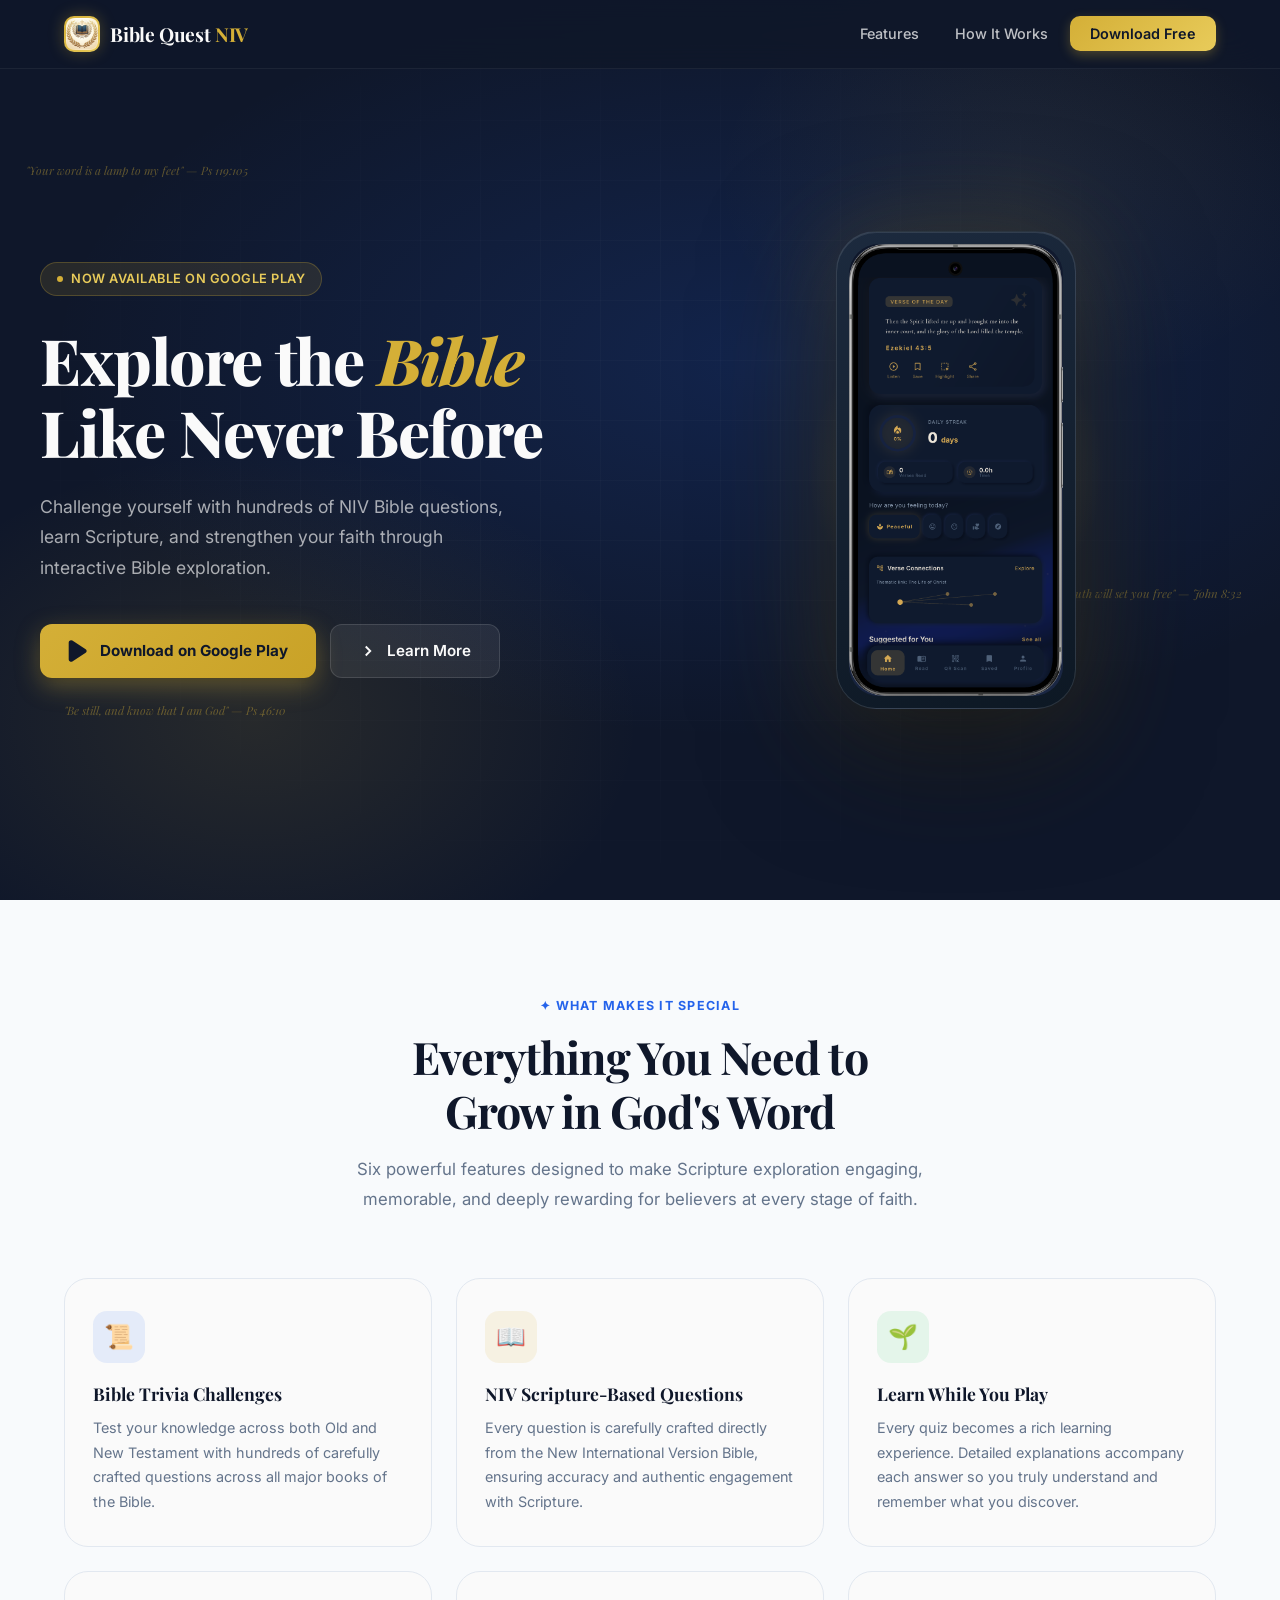
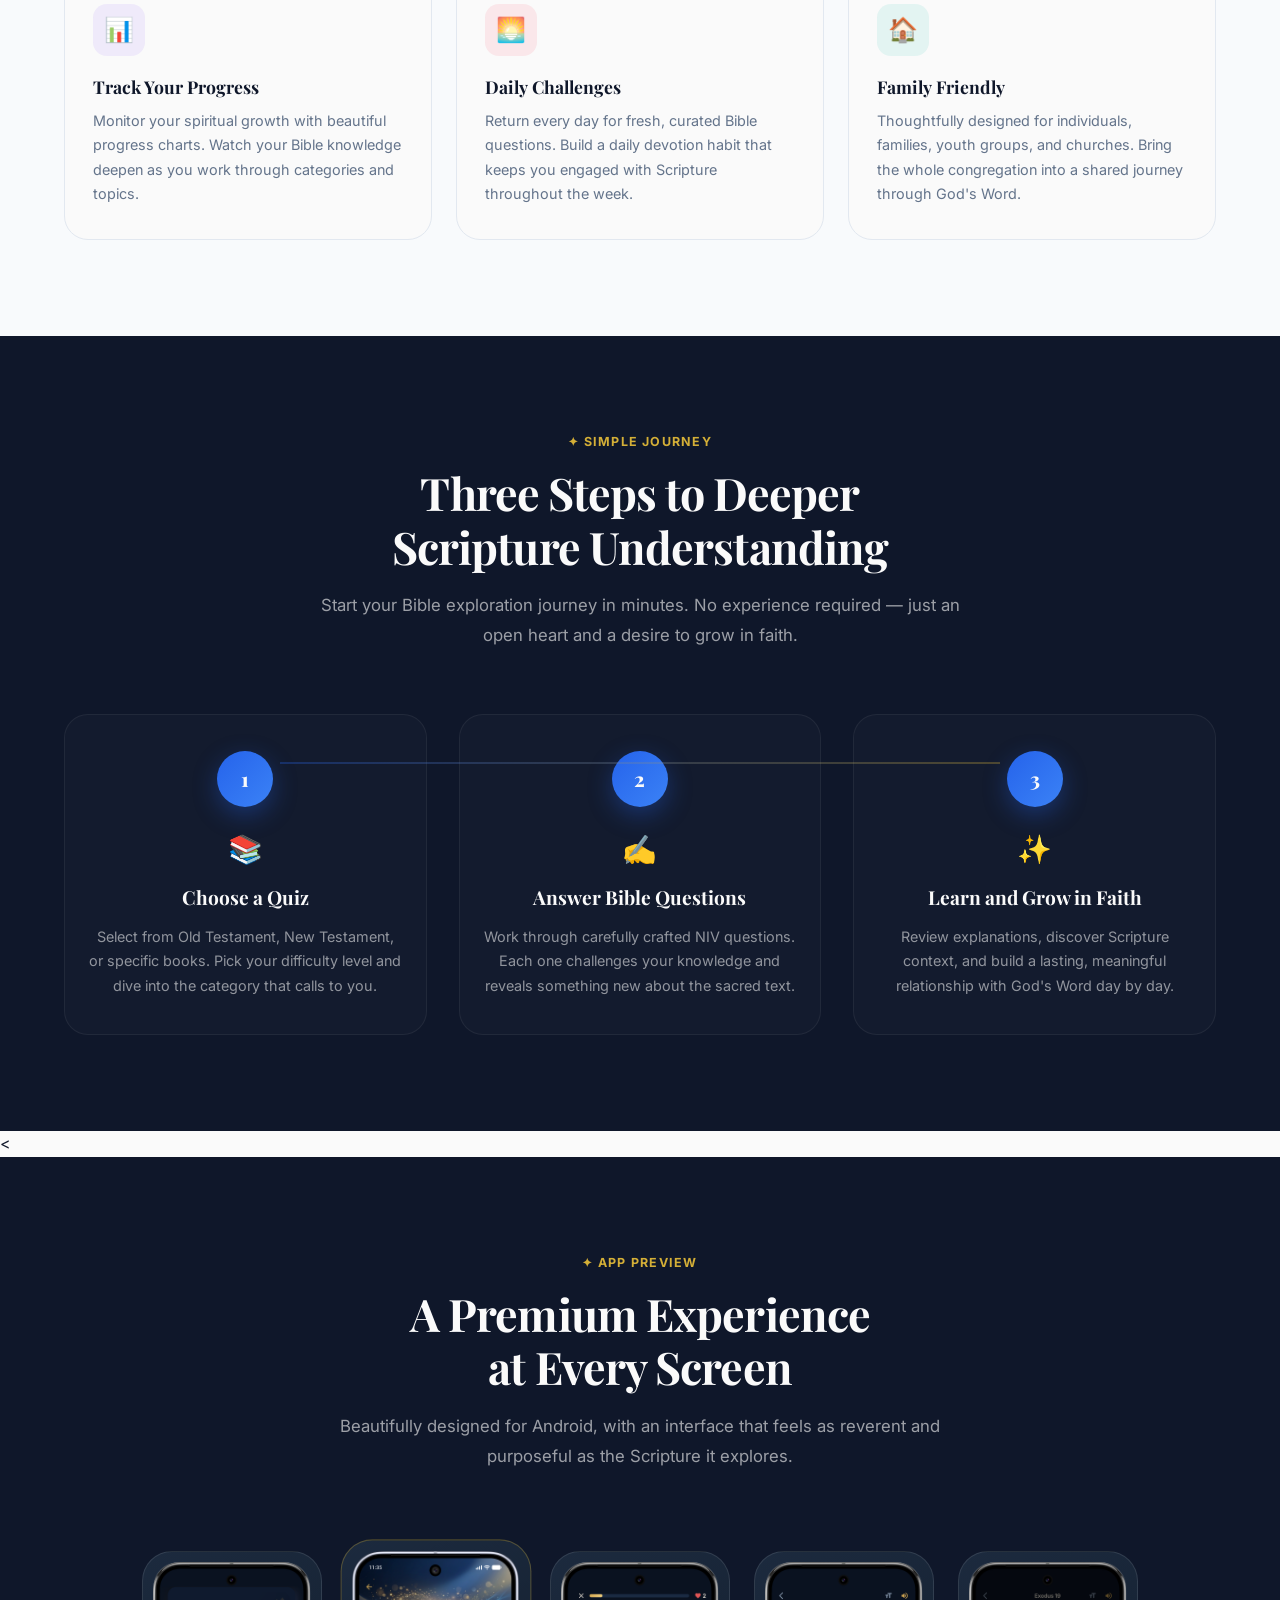
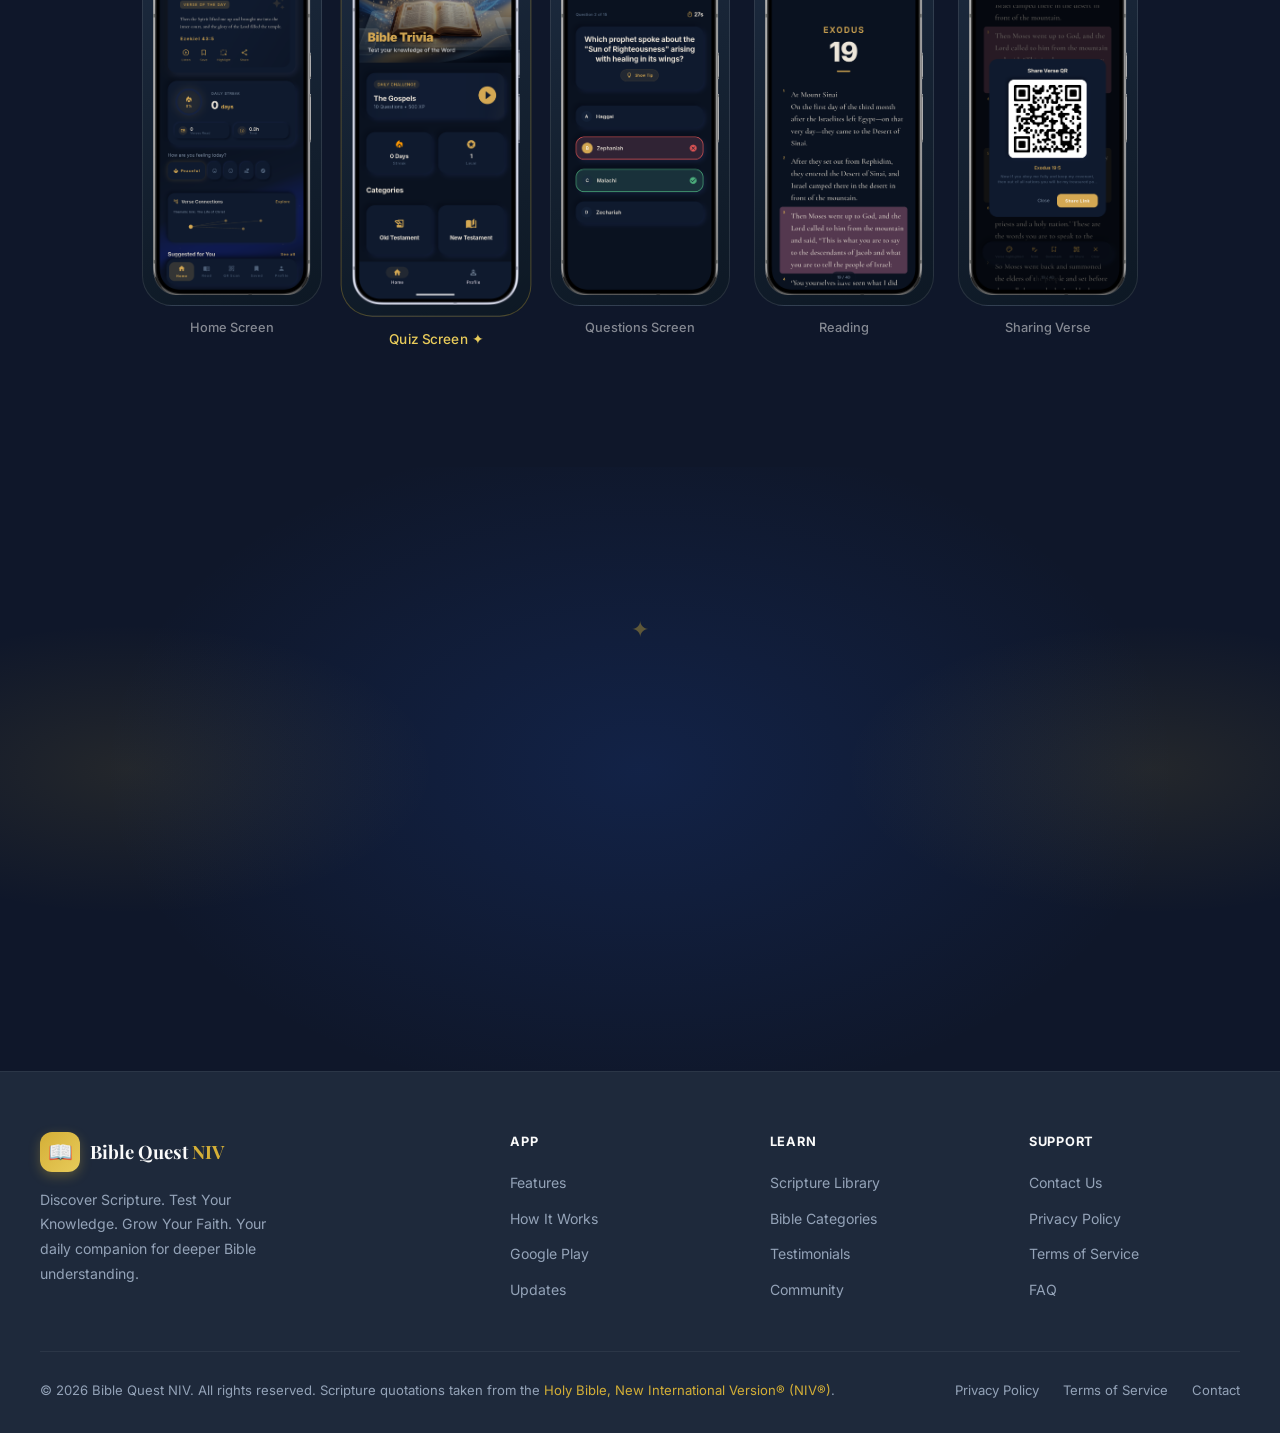
<file: index.html>
<!DOCTYPE html>
<html lang="en">
<head>
  <meta charset="UTF-8" />
  <meta name="viewport" content="width=device-width, initial-scale=1.0" />
  <title>Bible Quest NIV — Discover Scripture. Test Your Knowledge. Grow Your Faith.</title>
  <meta name="description" content="Challenge yourself with hundreds of NIV Bible questions, learn Scripture, and strengthen your faith through interactive Bible exploration." />
  <meta name="keywords" content="Bible trivia, NIV Bible quiz, Scripture learning, Christian app, Bible questions" />
  <meta property="og:title" content="Bible Quest NIV" />
  <meta property="og:description" content="Discover Scripture. Test Your Knowledge. Grow Your Faith." />
  <meta property="og:type" content="website" />
  <link rel="preconnect" href="https://fonts.googleapis.com" />
  <link rel="preconnect" href="https://fonts.gstatic.com" crossorigin />
  <link href="https://fonts.googleapis.com/css2?family=Playfair+Display:ital,wght@0,400;0,600;0,700;0,800;1,400;1,600&family=Inter:wght@300;400;500;600;700&display=swap" rel="stylesheet" />
  <link rel="stylesheet" href="css/style.css">
</head>
<body>

<!-- NAV -->
<nav class="nav-bar" role="navigation" aria-label="Main navigation">
  <div class="nav-inner">
    <a href="#" class="nav-logo" aria-label="Bible Quest NIV Home">
      <div class="nav-logo-icon" aria-hidden="true"><img src="img/icon_bible.png" class="logo-img"  alt="Brand Logo"/></div>
      <span class="nav-logo-text">Bible Quest <span>NIV</span></span>
    </a>
    <ul class="nav-links" role="list">
      <li><a href="#features" class="nav-link">Features</a></li>
      <li><a href="#how-it-works" class="nav-link">How It Works</a></li>
      <!--<li><a href="#testimonials" class="nav-link">Testimonials</a></li>-->
      <li><a href="#download" class="nav-link nav-cta">Download Free</a></li>
    </ul>
    <button class="nav-hamburger" aria-label="Open menu" aria-expanded="false">
      <span></span><span></span><span></span>
    </button>
  </div>
</nav>

<!-- HERO -->
<section class="hero" aria-label="Hero">
  <div class="hero-bg" aria-hidden="true"></div>
  <div class="hero-grid" aria-hidden="true"></div>

  <!-- Floating scripture fragments -->
  <span class="scripture-float sf1" aria-hidden="true">"Your word is a lamp to my feet" — Ps 119:105</span>
  <span class="scripture-float sf2" aria-hidden="true">"The truth will set you free" — John 8:32</span>
  <span class="scripture-float sf3" aria-hidden="true">"Be still, and know that I am God" — Ps 46:10</span>

  <div class="hero-inner">
    <div class="hero-content">
      <div class="hero-badge" role="text">
        <span class="hero-badge-dot" aria-hidden="true"></span>
        Now Available on Google Play
      </div>
      <h1 class="hero-title">
        Explore the <span class="gold italic">Bible</span><br>Like Never Before
      </h1>
      <p class="hero-subtitle">
        Challenge yourself with hundreds of NIV Bible questions, learn Scripture, and strengthen your faith through interactive Bible exploration.
      </p>
      <div class="hero-actions">
        <a href="#download" class="btn-primary" aria-label="Download Bible Quest NIV on Google Play">
          <svg width="22" height="22" viewBox="0 0 24 24" fill="currentColor" aria-hidden="true"><path d="M3.18 23.76a2.37 2.37 0 0 1-.94-.2 2.5 2.5 0 0 1-1.48-2.3V2.74A2.5 2.5 0 0 1 2.24.44a2.37 2.37 0 0 1 2.5.2l14.55 9.36a2.44 2.44 0 0 1 0 4L4.74 23.36a2.37 2.37 0 0 1-1.56.4z"/></svg>
          Download on Google Play
        </a>
        <a href="#features" class="btn-secondary" aria-label="Learn more about Bible Quest NIV">
          <svg width="18" height="18" viewBox="0 0 24 24" fill="none" stroke="currentColor" stroke-width="2.5" aria-hidden="true"><path d="M9 18l6-6-6-6"/></svg>
          Learn More
        </a>
      </div>
    </div>

    <div class="hero-visual" aria-label="App preview">
      <div class="phone-glow" aria-hidden="true"></div>
      <div class="phone-mockup" role="img" aria-label="Bible Quest NIV app showing a quiz question">
        <div class="phone-frame">
          <div class="phone-screen">
            <div class="phone-notch" aria-hidden="true"></div>
            <div class="phone-content" style="padding: 0;">
              <img src="img/Image1.png" alt="Quiz screen" style="width: 100%; height: 100%; object-fit: cover;">
            </div>
          </div>
        </div>
      </div>
    </div>
  </div>
</section>

<!-- FEATURES -->
<section class="section-light" id="features" aria-labelledby="features-heading">
  <div class="section-inner">
    <div class="section-header">
      <p class="section-eyebrow reveal" aria-hidden="true">✦ What Makes It Special</p>
      <h2 class="section-title reveal reveal-delay-1" id="features-heading">Everything You Need to<br>Grow in God's Word</h2>
      <p class="section-desc reveal reveal-delay-2">Six powerful features designed to make Scripture exploration engaging, memorable, and deeply rewarding for believers at every stage of faith.</p>
    </div>
    <div class="features-grid" role="list">
      <article class="feature-card reveal" role="listitem">
        <div class="feature-icon icon-blue" aria-hidden="true">📜</div>
        <h3>Bible Trivia Challenges</h3>
        <p>Test your knowledge across both Old and New Testament with hundreds of carefully crafted questions across all major books of the Bible.</p>
      </article>
      <article class="feature-card reveal reveal-delay-1" role="listitem">
        <div class="feature-icon icon-gold" aria-hidden="true">📖</div>
        <h3>NIV Scripture-Based Questions</h3>
        <p>Every question is carefully crafted directly from the New International Version Bible, ensuring accuracy and authentic engagement with Scripture.</p>
      </article>
      <article class="feature-card reveal reveal-delay-2" role="listitem">
        <div class="feature-icon icon-green" aria-hidden="true">🌱</div>
        <h3>Learn While You Play</h3>
        <p>Every quiz becomes a rich learning experience. Detailed explanations accompany each answer so you truly understand and remember what you discover.</p>
      </article>
      <article class="feature-card reveal" role="listitem">
        <div class="feature-icon icon-purple" aria-hidden="true">📊</div>
        <h3>Track Your Progress</h3>
        <p>Monitor your spiritual growth with beautiful progress charts. Watch your Bible knowledge deepen as you work through categories and topics.</p>
      </article>
      <article class="feature-card reveal reveal-delay-1" role="listitem">
        <div class="feature-icon icon-rose" aria-hidden="true">🌅</div>
        <h3>Daily Challenges</h3>
        <p>Return every day for fresh, curated Bible questions. Build a daily devotion habit that keeps you engaged with Scripture throughout the week.</p>
      </article>
      <article class="feature-card reveal reveal-delay-2" role="listitem">
        <div class="feature-icon icon-teal" aria-hidden="true">🏠</div>
        <h3>Family Friendly</h3>
        <p>Thoughtfully designed for individuals, families, youth groups, and churches. Bring the whole congregation into a shared journey through God's Word.</p>
      </article>
    </div>
  </div>
</section>

<!-- HOW IT WORKS -->
<section class="section-dark" id="how-it-works" aria-labelledby="how-heading">
  <div class="section-inner">
    <div class="section-header">
      <p class="section-eyebrow gold reveal" aria-hidden="true">✦ Simple Journey</p>
      <h2 class="section-title light reveal reveal-delay-1" id="how-heading">Three Steps to Deeper<br>Scripture Understanding</h2>
      <p class="section-desc light reveal reveal-delay-2">Start your Bible exploration journey in minutes. No experience required — just an open heart and a desire to grow in faith.</p>
    </div>
    <div class="how-steps" role="list">
      <div class="how-step reveal" role="listitem">
        <div class="step-number" aria-hidden="true">1</div>
        <span class="step-icon" aria-hidden="true">📚</span>
        <h3 class="step-title">Choose a Quiz</h3>
        <p class="step-desc">Select from Old Testament, New Testament, or specific books. Pick your difficulty level and dive into the category that calls to you.</p>
      </div>
      <div class="how-step reveal reveal-delay-2" role="listitem">
        <div class="step-number" aria-hidden="true">2</div>
        <span class="step-icon" aria-hidden="true">✍️</span>
        <h3 class="step-title">Answer Bible Questions</h3>
        <p class="step-desc">Work through carefully crafted NIV questions. Each one challenges your knowledge and reveals something new about the sacred text.</p>
      </div>
      <div class="how-step reveal reveal-delay-4" role="listitem">
        <div class="step-number" aria-hidden="true">3</div>
        <span class="step-icon" aria-hidden="true">✨</span>
        <h3 class="step-title">Learn and Grow in Faith</h3>
        <p class="step-desc">Review explanations, discover Scripture context, and build a lasting, meaningful relationship with God's Word day by day.</p>
      </div>
    </div>
  </div>
</section>

<!-- STATS -->
<!--<section class="section-navy" aria-label="App statistics">
  <div class="section-inner" style="padding-top:64px;padding-bottom:64px;">
    <div class="stats-grid" role="list">
      <div class="stat-item reveal" role="listitem">
        <div class="stat-number"><span id="stat1">300</span><span>+</span></div>
        <div class="stat-label">Bible Questions</div>
      </div>
      <div class="stat-item reveal reveal-delay-1" role="listitem">
        <div class="stat-number"><span id="stat2">4</span><span>+</span></div>
        <div class="stat-label">Scripture Categories</div>
      </div>
      <div class="stat-item reveal reveal-delay-2" role="listitem">
        <div class="stat-number"><span id="stat3">365</span></div>
        <div class="stat-label">Days of Challenges</div>
      </div>
      <div class="stat-item reveal reveal-delay-3" role="listitem">
        <div class="stat-number"><span id="stat4">10</span><span>K+</span></div>
        <div class="stat-label">Growing Community</div>
      </div>
    </div>
  </div>
</section>-->

<!-- TESTIMONIALS -->
<<!--section class="section-white" id="testimonials" aria-labelledby="testimonials-heading">
  <div class="section-inner">
    <div class="section-header">
      <p class="section-eyebrow reveal" aria-hidden="true">✦ Community Stories</p>
      <h2 class="section-title reveal reveal-delay-1" id="testimonials-heading">Transforming Lives Through<br>Scripture Discovery</h2>
      <p class="section-desc reveal reveal-delay-2">Join thousands of believers who have deepened their relationship with God's Word through Bible Quest NIV.</p>
    </div>
    <div class="testimonials-grid" role="list">
      <article class="testimonial-card reveal" role="listitem">
        <div class="testimonial-stars" aria-label="5 stars">
          <span class="testimonial-star" aria-hidden="true">★</span>
          <span class="testimonial-star" aria-hidden="true">★</span>
          <span class="testimonial-star" aria-hidden="true">★</span>
          <span class="testimonial-star" aria-hidden="true">★</span>
          <span class="testimonial-star" aria-hidden="true">★</span>
        </div>
        <p class="testimonial-text">Bible Quest NIV has completely transformed my morning devotional routine. I learn something new about Scripture every single day. The explanations after each question are incredibly insightful.</p>
        <div class="testimonial-author">
          <div class="testimonial-avatar" aria-hidden="true">
            <img src="img/participant.png" alt="Sarah M.">
          </div>
          <div>
            <div class="testimonial-name">Sarah M.</div>
            <div class="testimonial-role">Sunday School Teacher, Ohio</div>
          </div>
        </div>
      </article>
      <article class="testimonial-card reveal reveal-delay-1" role="listitem">
        <div class="testimonial-stars" aria-label="5 stars">
          <span class="testimonial-star" aria-hidden="true">★</span>
          <span class="testimonial-star" aria-hidden="true">★</span>
          <span class="testimonial-star" aria-hidden="true">★</span>
          <span class="testimonial-star" aria-hidden="true">★</span>
          <span class="testimonial-star" aria-hidden="true">★</span>
        </div>
        <p class="testimonial-text">Our youth group uses Bible Quest NIV every Wednesday. The kids are genuinely engaged and excited to learn Scripture. I've seen more Bible knowledge growth in two months than in the past year.</p>
        <div class="testimonial-author">
          <div class="testimonial-avatar" style="background:linear-gradient(135deg,#D4AF37,#C9A227)" aria-hidden="true">P</div>
          <div>
            <div class="testimonial-name">Pastor James R.</div>
            <div class="testimonial-role">Youth Pastor, Texas</div>
          </div>
        </div>
      </article>
      <article class="testimonial-card reveal reveal-delay-2" role="listitem">
        <div class="testimonial-stars" aria-label="5 stars">
          <span class="testimonial-star" aria-hidden="true">★</span>
          <span class="testimonial-star" aria-hidden="true">★</span>
          <span class="testimonial-star" aria-hidden="true">★</span>
          <span class="testimonial-star" aria-hidden="true">★</span>
          <span class="testimonial-star" aria-hidden="true">★</span>
        </div>
        <p class="testimonial-text">I never thought I'd enjoy Bible study so much. The daily challenges keep me accountable, and I love tracking my progress. My faith has grown stronger through consistent engagement with the NIV.</p>
        <div class="testimonial-author">
          <div class="testimonial-avatar" style="background:linear-gradient(135deg,#059669,#10B981)" aria-hidden="true">M</div>
          <div>
            <div class="testimonial-name">Michael T.</div>
            <div class="testimonial-role">New Believer, California</div>
          </div>
        </div>
      </article>
      <article class="testimonial-card reveal" role="listitem">
        <div class="testimonial-stars" aria-label="5 stars">
          <span class="testimonial-star" aria-hidden="true">★</span>
          <span class="testimonial-star" aria-hidden="true">★</span>
          <span class="testimonial-star" aria-hidden="true">★</span>
          <span class="testimonial-star" aria-hidden="true">★</span>
          <span class="testimonial-star" aria-hidden="true">★</span>
        </div>
        <p class="testimonial-text">Our whole family plays together on Sunday evenings. It's become our favorite tradition. The questions challenge everyone from our 10-year-old to grandma. Absolutely wonderful app.</p>
        <div class="testimonial-author">
          <div class="testimonial-avatar" style="background:linear-gradient(135deg,#DC2626,#F87171)" aria-hidden="true">L</div>
          <div>
            <div class="testimonial-name">Lisa K.</div>
            <div class="testimonial-role">Mother of Three, Georgia</div>
          </div>
        </div>
      </article>
      <article class="testimonial-card reveal reveal-delay-1" role="listitem">
        <div class="testimonial-stars" aria-label="5 stars">
          <span class="testimonial-star" aria-hidden="true">★</span>
          <span class="testimonial-star" aria-hidden="true">★</span>
          <span class="testimonial-star" aria-hidden="true">★</span>
          <span class="testimonial-star" aria-hidden="true">★</span>
          <span class="testimonial-star" aria-hidden="true">★</span>
        </div>
        <p class="testimonial-text">As a seminary student, I recommend this app to everyone in my cohort. The NIV-based questions genuinely test deep scriptural understanding. It has sharpened my theology considerably.</p>
        <div class="testimonial-author">
          <div class="testimonial-avatar" style="background:linear-gradient(135deg,#7C3AED,#A78BFA)" aria-hidden="true">D</div>
          <div>
            <div class="testimonial-name">Dr. David C.</div>
            <div class="testimonial-role">Seminary Student, Illinois</div>
          </div>
        </div>
      </article>
      <article class="testimonial-card reveal reveal-delay-2" role="listitem">
        <div class="testimonial-stars" aria-label="5 stars">
          <span class="testimonial-star" aria-hidden="true">★</span>
          <span class="testimonial-star" aria-hidden="true">★</span>
          <span class="testimonial-star" aria-hidden="true">★</span>
          <span class="testimonial-star" aria-hidden="true">★</span>
          <span class="testimonial-star" aria-hidden="true">★</span>
        </div>
        <p class="testimonial-text">Bible Quest NIV reignited my passion for Scripture after years of feeling disconnected. The daily challenge keeps me coming back, and I've memorized more verses than ever before. Truly a blessing.</p>
        <div class="testimonial-author">
          <div class="testimonial-avatar" style="background:linear-gradient(135deg,#0891B2,#22D3EE)" aria-hidden="true">G</div>
          <div>
            <div class="testimonial-name">Grace A.</div>
            <div class="testimonial-role">Worship Leader, Florida</div>
          </div>
        </div>
      </article>
    </div>
  </div>
</section>-->

<!-- SCREENSHOTS -->
<section class="section-dark" aria-labelledby="screenshots-heading">
  <div class="section-inner">
    <div class="section-header">
      <p class="section-eyebrow gold reveal" aria-hidden="true">✦ App Preview</p>
      <h2 class="section-title light reveal reveal-delay-1" id="screenshots-heading">A Premium Experience<br>at Every Screen</h2>
      <p class="section-desc light reveal reveal-delay-2">Beautifully designed for Android, with an interface that feels as reverent and purposeful as the Scripture it explores.</p>
    </div>
    <div class="screenshots-container reveal" role="list" aria-label="App screenshots">

      <!-- Home Screen -->
      <div class="screenshot-phone" role="listitem" aria-label="Home screen">
        <div class="screenshot-frame">
          <div class="screenshot-screen">
            <img src="img/Image1.png" alt="Home Screen">
          </div>
        </div>
        <div class="screenshot-label">Home Screen</div>
      </div>

      <!-- Quiz Screen (featured) -->
      <div class="screenshot-phone featured" role="listitem" aria-label="Quiz screen">
        <div class="screenshot-frame" style="border-color:rgba(212,175,55,0.3)">
          <div class="screenshot-screen">
            <img src="img/Image3.png" alt="Quiz Screen">
          </div>
        </div>
        <div class="screenshot-label" style="color:var(--gold-light)">Quiz Screen ✦</div>
      </div>

      <!-- Questions Screen -->
      <div class="screenshot-phone" role="listitem" aria-label="Questions screen">
        <div class="screenshot-frame">
          <div class="screenshot-screen">
            <img src="img/Image5.png" alt="Questions Screen">
          </div>
        </div>
        <div class="screenshot-label">Questions Screen</div>
      </div>

      <!-- Reading Screen -->
      <div class="screenshot-phone" role="listitem" aria-label="Reading screen">
        <div class="screenshot-frame">
          <div class="screenshot-screen">
            <img src="img/Image2.png" alt="Reading">
          </div>
        </div>
        <div class="screenshot-label">Reading</div>
      </div>

      <!-- Sharing Verse Screen -->
      <div class="screenshot-phone" role="listitem" aria-label="Sharing Verse screen">
        <div class="screenshot-frame">
          <div class="screenshot-screen">
            <img src="img/sharing_screen.png" alt="Sharing Verse">
          </div>
        </div>
        <div class="screenshot-label">Sharing Verse</div>
      </div>

    </div>
  </div>
</section>

<!-- CTA -->
<section class="cta-section" id="download" aria-labelledby="cta-heading">
  <div class="cta-bg" aria-hidden="true"></div>
  <div class="cta-inner">
    <div class="cross-divider reveal" aria-hidden="true">✦</div>
    <h2 class="cta-title reveal reveal-delay-1" id="cta-heading">
      Begin Your <span class="gold">Bible Journey</span><br>Today
    </h2>
    <p class="cta-desc reveal reveal-delay-2">
      Download Bible Quest NIV and discover a deeper connection with Scripture. Free to download. Rich in faith. Built for every believer.
    </p>
    <div class="cta-actions reveal reveal-delay-3">
      <a href="https://play.google.com/store/apps/details?id=com.salapp.religion.biblequestnvi" class="btn-cta-primary" aria-label="Download Bible Quest NIV on Google Play">
        <svg width="24" height="24" viewBox="0 0 24 24" fill="currentColor" aria-hidden="true"><path d="M3.18 23.76a2.37 2.37 0 0 1-.94-.2 2.5 2.5 0 0 1-1.48-2.3V2.74A2.5 2.5 0 0 1 2.24.44a2.37 2.37 0 0 1 2.5.2l14.55 9.36a2.44 2.44 0 0 1 0 4L4.74 23.36a2.37 2.37 0 0 1-1.56.4z"/></svg>
        Download Free on Google Play
      </a>
    </div>
    <p class="reveal reveal-delay-4" style="font-size:0.8rem;color:rgba(250,250,250,0.35);margin-top:24px;">Free to download · Android · NIV Bible Translation</p>
  </div>
</section>

<!-- FOOTER -->
<footer class="footer-main" role="contentinfo">
  <div class="footer-inner">
    <div class="footer-top">
      <div class="footer-brand">
        <div class="footer-brand-logo">
          <div class="footer-brand-icon" aria-hidden="true">📖</div>
          <div class="footer-brand-name">Bible Quest <span>NIV</span></div>
        </div>
        <p class="footer-brand-desc">Discover Scripture. Test Your Knowledge. Grow Your Faith. Your daily companion for deeper Bible understanding.</p>
      </div>
      <div>
        <div class="footer-col-title">App</div>
        <ul class="footer-links">
          <li><a href="#features" class="footer-link">Features</a></li>
          <li><a href="#how-it-works" class="footer-link">How It Works</a></li>
          <li><a href="#" class="footer-link">Google Play</a></li>
          <li><a href="#" class="footer-link">Updates</a></li>
        </ul>
      </div>
      <div>
        <div class="footer-col-title">Learn</div>
        <ul class="footer-links">
          <li><a href="#" class="footer-link">Scripture Library</a></li>
          <li><a href="#" class="footer-link">Bible Categories</a></li>
          <li><a href="#testimonials" class="footer-link">Testimonials</a></li>
          <li><a href="#" class="footer-link">Community</a></li>
        </ul>
      </div>
      <div>
        <div class="footer-col-title">Support</div>
        <ul class="footer-links">
          <li><a href="#" class="footer-link">Contact Us</a></li>
          <li><a href="pages/privacy-policy.html" class="footer-link">Privacy Policy</a></li>
          <li><a href="#" class="footer-link">Terms of Service</a></li>
          <li><a href="#" class="footer-link">FAQ</a></li>
        </ul>
      </div>
    </div>
    <div class="footer-bottom">
      <p class="footer-copyright">
        © 2026 Bible Quest NIV. All rights reserved. Scripture quotations taken from the <a href="#">Holy Bible, New International Version® (NIV®)</a>.
      </p>
      <div class="footer-bottom-links">
        <a href="pages/privacy-policy.html" class="footer-link" style="font-size:0.82rem">Privacy Policy</a>
        <a href="#" class="footer-link" style="font-size:0.82rem">Terms of Service</a>
        <a href="#" class="footer-link" style="font-size:0.82rem">Contact</a>
      </div>
    </div>
  </div>
</footer>
<script src="js/app.js"></script>
</body>
</html>
</file>
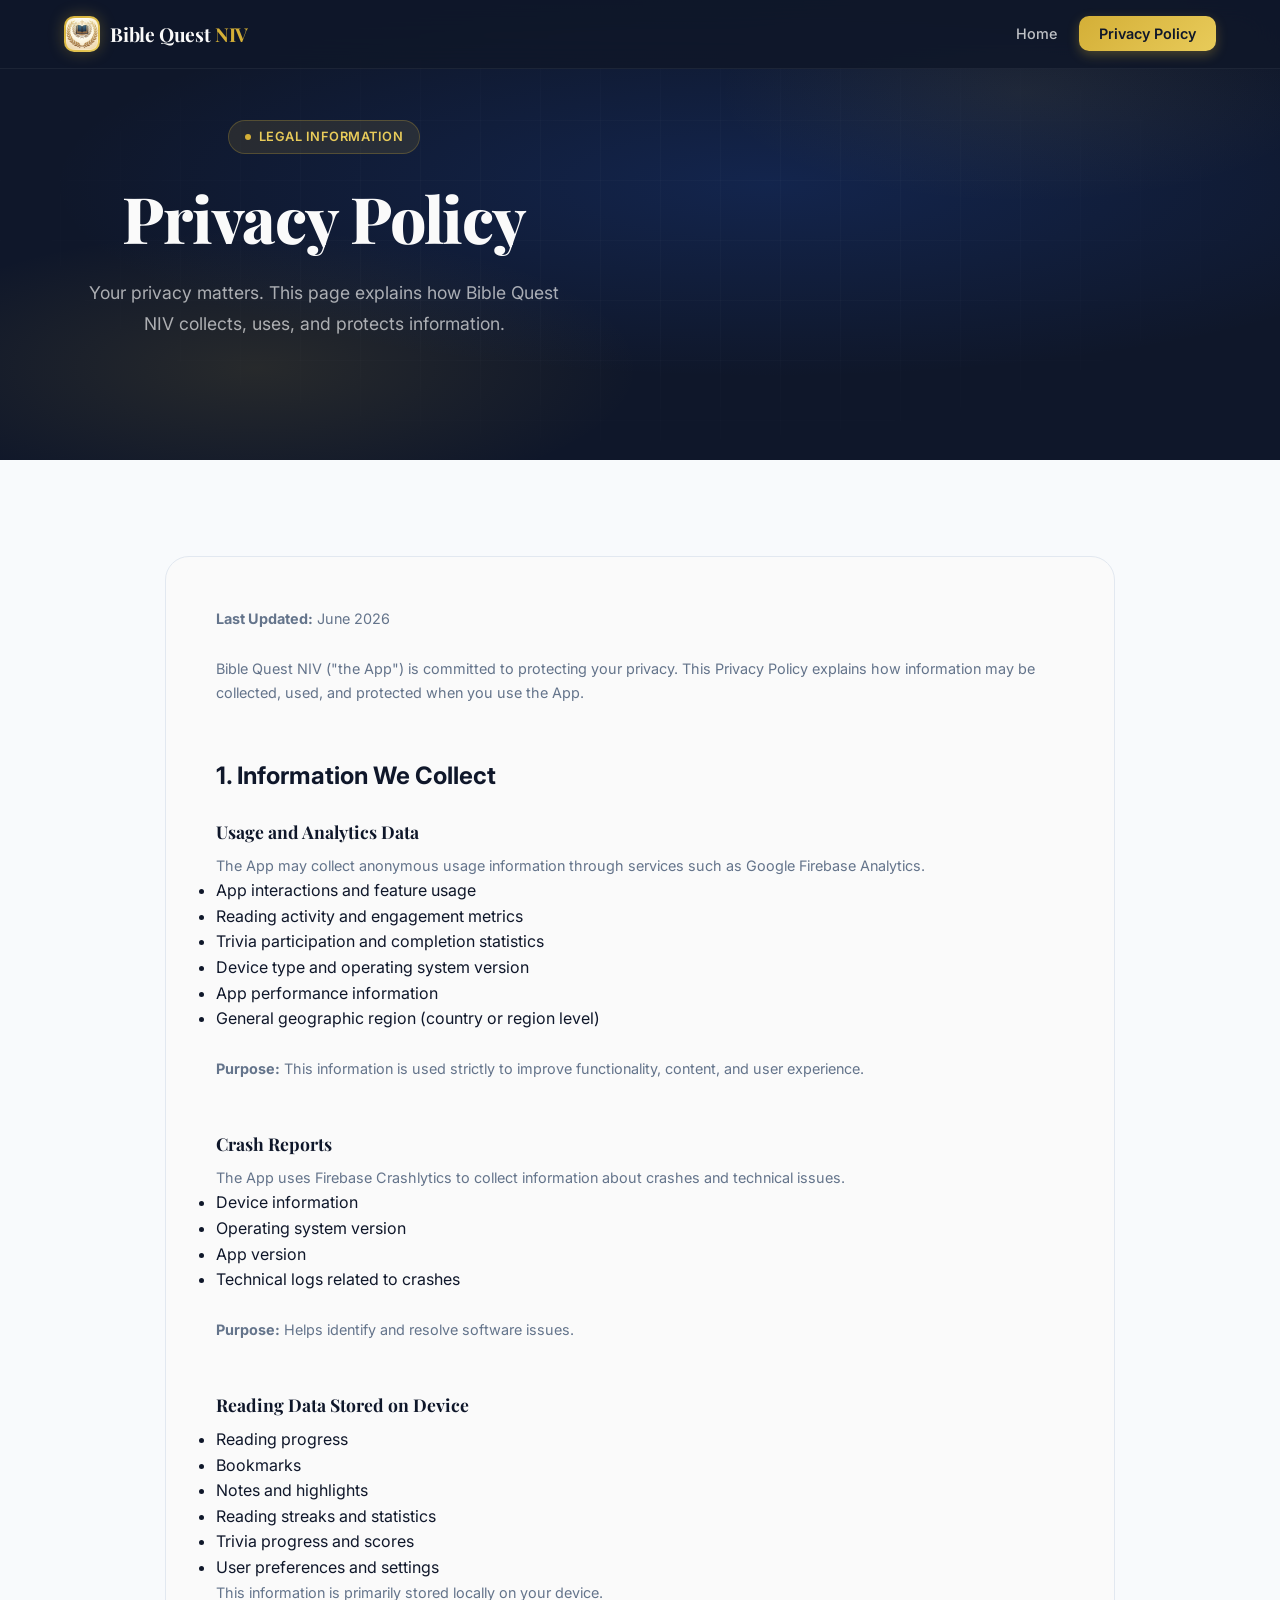
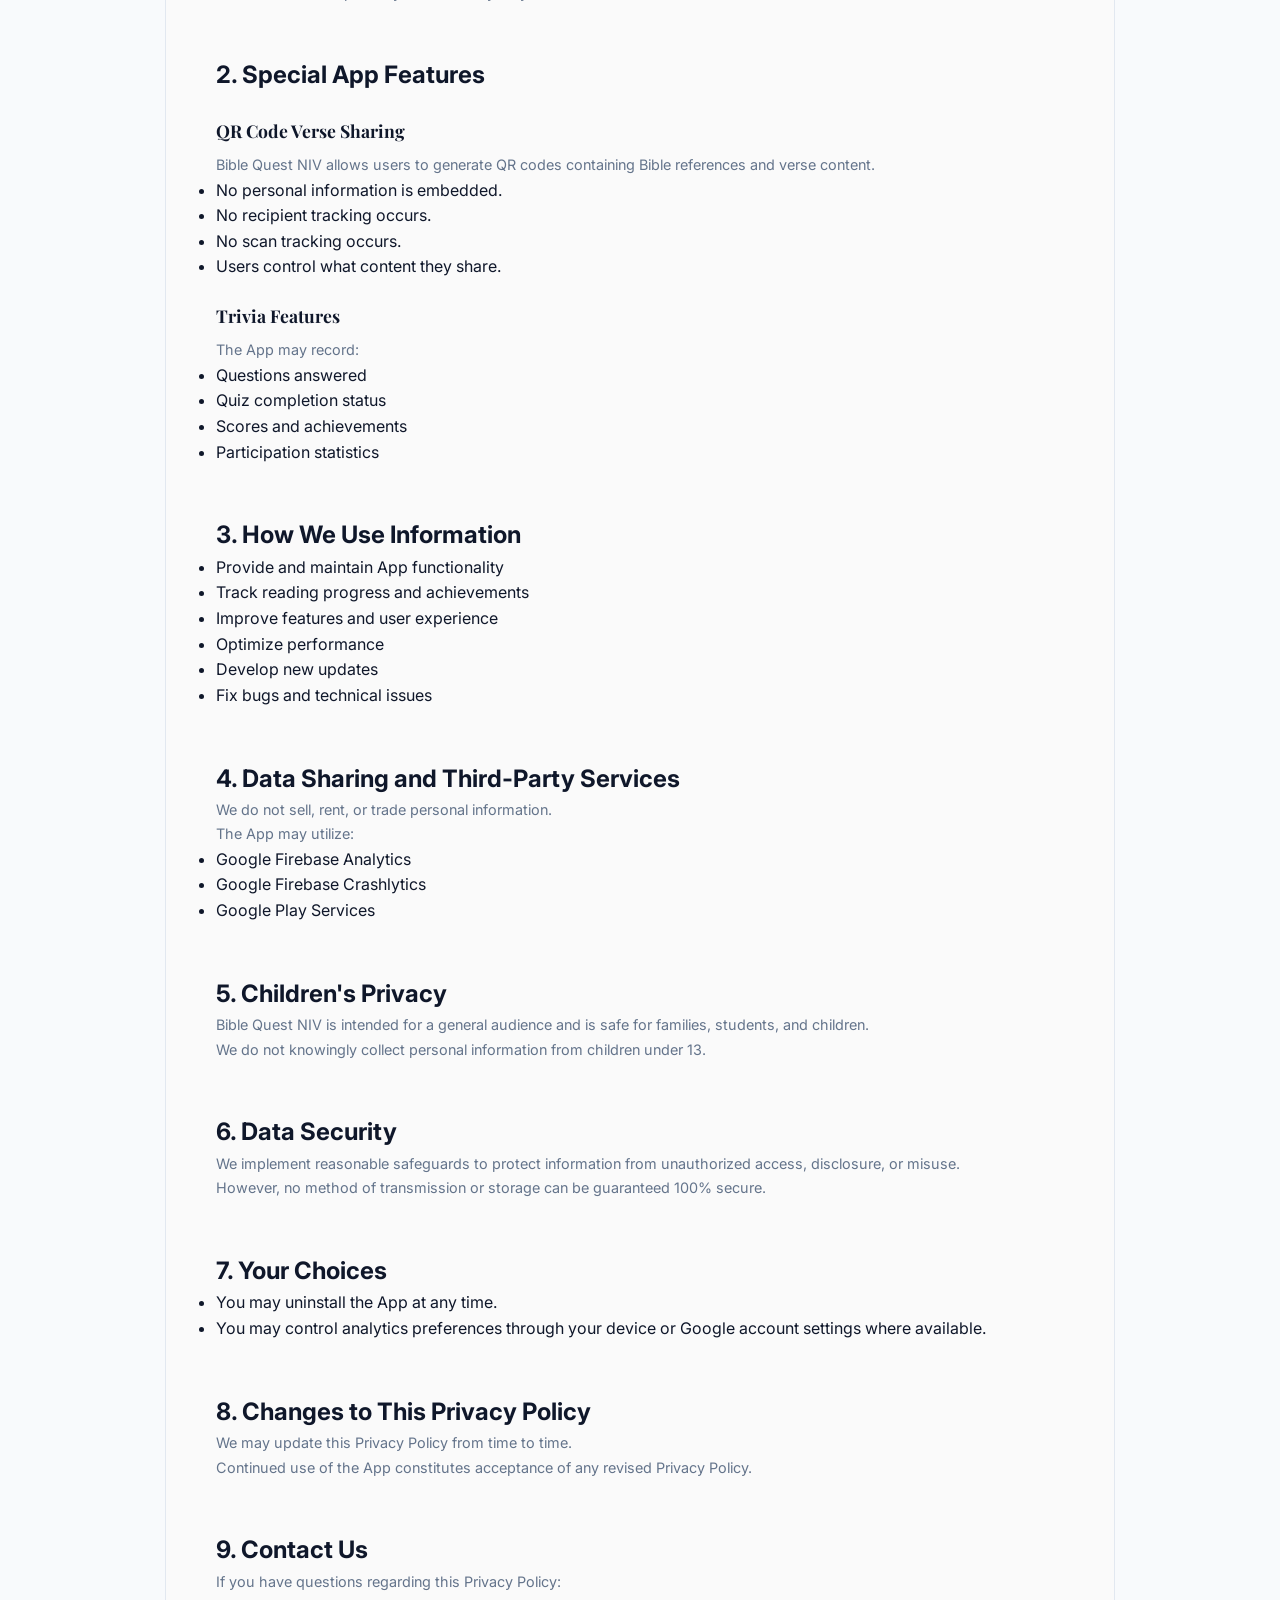
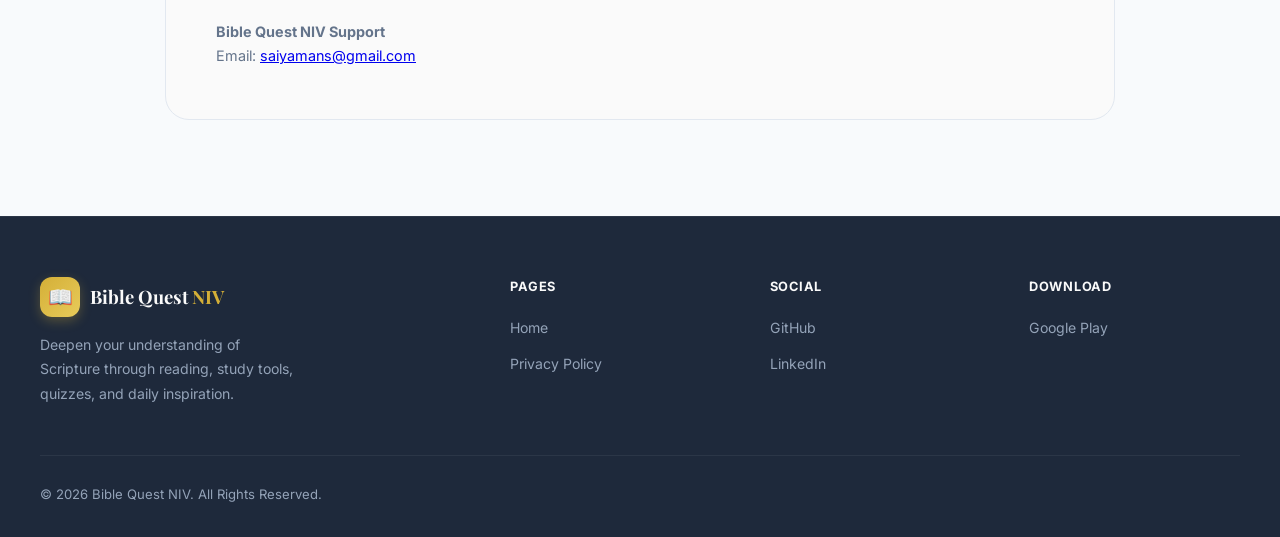
<file: pages/privacy-policy.html>
<!DOCTYPE html>
<html lang="en">
<head>
  <meta charset="UTF-8">
  <meta name="viewport" content="width=device-width, initial-scale=1.0">

  <title>Privacy Policy | Bible Quest NIV</title>

  <meta name="description"
        content="Privacy Policy for Bible Quest NIV">

  <!-- Existing Fonts -->
  <link rel="preconnect" href="https://fonts.googleapis.com">
  <link rel="preconnect" href="https://fonts.gstatic.com" crossorigin>

  <link href="https://fonts.googleapis.com/css2?family=Playfair+Display:wght@400;600;700;800&family=Inter:wght@300;400;500;600;700&display=swap"
        rel="stylesheet">

  <!-- YOUR EXISTING CSS -->
  <link rel="stylesheet" href="../css/style.css">
</head>
<body>

<!-- NAVBAR -->
<nav class="nav-bar">
  <div class="nav-inner">

    <a href="../index.html" class="nav-logo">
      <div class="nav-logo-icon"><img src="../img/icon_bible.png" class="logo-img"  alt="Brand Logo"/></div>

      <div class="nav-logo-text">
        Bible Quest <span>NIV</span>
      </div>
    </a>

    <ul class="nav-links">
      <li>
        <a href="../index.html" class="nav-link">
          Home
        </a>
      </li>

      <li>
        <a href="privacy-policy.html"
           class="nav-link nav-cta">
          Privacy Policy
        </a>
      </li>
    </ul>
  </div>
</nav>

<!-- HERO -->
<section class="hero" style="min-height: 50vh;">
  <div class="hero-bg"></div>
  <div class="hero-grid"></div>

  <div class="hero-inner">

    <div style="max-width: 800px; margin: 0 auto; text-align:center;">

      <div class="hero-badge">
        <span class="hero-badge-dot"></span>
        LEGAL INFORMATION
      </div>

      <h1 class="hero-title">
        Privacy Policy
      </h1>

      <p class="hero-subtitle">
        Your privacy matters. This page explains how Bible Quest NIV
        collects, uses, and protects information.
      </p>

    </div>

  </div>
</section>

<!-- CONTENT -->
<section class="section-light">
  <div class="section-inner">

    <div class="feature-card reveal"
         style="max-width: 950px; margin: 0 auto; padding: 50px;">

      <p>
        <strong>Last Updated:</strong> June 2026
      </p>

      <br>

      <p>
        Bible Quest NIV ("the App") is committed to protecting your
        privacy. This Privacy Policy explains how information may be
        collected, used, and protected when you use the App.
      </p>

      <br><br>

      <h2>1. Information We Collect</h2>

      <br>

      <h3>Usage and Analytics Data</h3>

      <p>
        The App may collect anonymous usage information through
        services such as Google Firebase Analytics.
      </p>

      <ul>
        <li>App interactions and feature usage</li>
        <li>Reading activity and engagement metrics</li>
        <li>Trivia participation and completion statistics</li>
        <li>Device type and operating system version</li>
        <li>App performance information</li>
        <li>General geographic region (country or region level)</li>
      </ul>

      <br>

      <p>
        <strong>Purpose:</strong>
        This information is used strictly to improve functionality,
        content, and user experience.
      </p>

      <br><br>

      <h3>Crash Reports</h3>

      <p>
        The App uses Firebase Crashlytics to collect information
        about crashes and technical issues.
      </p>

      <ul>
        <li>Device information</li>
        <li>Operating system version</li>
        <li>App version</li>
        <li>Technical logs related to crashes</li>
      </ul>

      <br>

      <p>
        <strong>Purpose:</strong>
        Helps identify and resolve software issues.
      </p>

      <br><br>

      <h3>Reading Data Stored on Device</h3>

      <ul>
        <li>Reading progress</li>
        <li>Bookmarks</li>
        <li>Notes and highlights</li>
        <li>Reading streaks and statistics</li>
        <li>Trivia progress and scores</li>
        <li>User preferences and settings</li>
      </ul>

      <p>
        This information is primarily stored locally on your device.
      </p>

      <br><br>

      <h2>2. Special App Features</h2>

      <br>

      <h3>QR Code Verse Sharing</h3>

      <p>
        Bible Quest NIV allows users to generate QR codes containing
        Bible references and verse content.
      </p>

      <ul>
        <li>No personal information is embedded.</li>
        <li>No recipient tracking occurs.</li>
        <li>No scan tracking occurs.</li>
        <li>Users control what content they share.</li>
      </ul>

      <br>

      <h3>Trivia Features</h3>

      <p>
        The App may record:
      </p>

      <ul>
        <li>Questions answered</li>
        <li>Quiz completion status</li>
        <li>Scores and achievements</li>
        <li>Participation statistics</li>
      </ul>

      <br><br>

      <h2>3. How We Use Information</h2>

      <ul>
        <li>Provide and maintain App functionality</li>
        <li>Track reading progress and achievements</li>
        <li>Improve features and user experience</li>
        <li>Optimize performance</li>
        <li>Develop new updates</li>
        <li>Fix bugs and technical issues</li>
      </ul>

      <br><br>

      <h2>4. Data Sharing and Third-Party Services</h2>

      <p>
        We do not sell, rent, or trade personal information.
      </p>

      <p>
        The App may utilize:
      </p>

      <ul>
        <li>Google Firebase Analytics</li>
        <li>Google Firebase Crashlytics</li>
        <li>Google Play Services</li>
      </ul>

      <br><br>

      <h2>5. Children's Privacy</h2>

      <p>
        Bible Quest NIV is intended for a general audience and is safe
        for families, students, and children.
      </p>

      <p>
        We do not knowingly collect personal information from children
        under 13.
      </p>

      <br><br>

      <h2>6. Data Security</h2>

      <p>
        We implement reasonable safeguards to protect information from
        unauthorized access, disclosure, or misuse.
      </p>

      <p>
        However, no method of transmission or storage can be guaranteed
        100% secure.
      </p>

      <br><br>

      <h2>7. Your Choices</h2>

      <ul>
        <li>You may uninstall the App at any time.</li>
        <li>You may control analytics preferences through your device
          or Google account settings where available.</li>
      </ul>

      <br><br>

      <h2>8. Changes to This Privacy Policy</h2>

      <p>
        We may update this Privacy Policy from time to time.
      </p>

      <p>
        Continued use of the App constitutes acceptance of any revised
        Privacy Policy.
      </p>

      <br><br>

      <h2>9. Contact Us</h2>

      <p>
        If you have questions regarding this Privacy Policy:
      </p>

      <br>

      <p>
        <strong>Bible Quest NIV Support</strong>
      </p>

      <p>
        Email:
        <a href="mailto:saiyamans@gmail.com">
          saiyamans@gmail.com
        </a>
      </p>

    </div>

  </div>
</section>

<!-- FOOTER -->
<footer class="footer-main">

  <div class="footer-inner">

    <div class="footer-top">

      <div class="footer-brand">

        <div class="footer-brand-logo">
          <div class="footer-brand-icon">📖</div>

          <div class="footer-brand-name">
            Bible Quest <span>NIV</span>
          </div>
        </div>

        <p class="footer-brand-desc">
          Deepen your understanding of Scripture through reading,
          study tools, quizzes, and daily inspiration.
        </p>

      </div>

      <div>
        <h4 class="footer-col-title">
          Pages
        </h4>

        <ul class="footer-links">
          <li>
            <a href="../index.html" class="footer-link">
              Home
            </a>
          </li>

          <li>
            <a href="privacy-policy.html"
               class="footer-link">
              Privacy Policy
            </a>
          </li>
        </ul>
      </div>

      <div>
        <h4 class="footer-col-title">
          Social
        </h4>

        <ul class="footer-links">

          <li>
            <a href="https://github.com/stainley"
               target="_blank"
               class="footer-link">
              GitHub
            </a>
          </li>

          <li>
            <a href="https://www.linkedin.com/in/stainleylebron"
               target="_blank"
               class="footer-link">
              LinkedIn
            </a>
          </li>

        </ul>
      </div>

      <div>
        <h4 class="footer-col-title">
          Download
        </h4>

        <ul class="footer-links">
          <li>
            <a href="https://play.google.com/store/apps/details?id=com.salapp.religion.biblequestnvi"
               target="_blank"
               class="footer-link">
              Google Play
            </a>
          </li>
        </ul>
      </div>

    </div>

    <div class="footer-bottom">

      <div class="footer-copyright">
        © 2026 Bible Quest NIV. All Rights Reserved.
      </div>

    </div>

  </div>

</footer>

<!-- EXISTING WEBSITE JS -->
<script src="../js/app.js"></script>

</body>
</html>
</file>
<file: css/style.css>
*, *::before, *::after { box-sizing: border-box; margin: 0; padding: 0; }

:root {
  --navy: #0F172A;
  --navy-800: #1E293B;
  --navy-700: #253552;
  --blue: #2563EB;
  --blue-light: #3B82F6;
  --blue-glow: rgba(37,99,235,0.35);
  --gold: #D4AF37;
  --gold-light: #E8CB5A;
  --gold-glow: rgba(212,175,55,0.3);
  --white: #FAFAFA;
  --gray-50: #F8FAFC;
  --gray-100: #F1F5F9;
  --gray-200: #E2E8F0;
  --gray-400: #94A3B8;
  --gray-500: #64748B;
  --gray-600: #475569;
  --text-dark: #0F172A;
  --font-display: 'Playfair Display', Georgia, serif;
  --font-body: 'Inter', -apple-system, sans-serif;
  --radius: 16px;
  --radius-lg: 24px;
  --radius-xl: 32px;
  --transition: 0.3s cubic-bezier(0.4, 0, 0.2, 1);
}

html { scroll-behavior: smooth; }

body {
  font-family: var(--font-body);
  background: var(--white);
  color: var(--text-dark);
  overflow-x: hidden;
  line-height: 1.6;
}

/* ─── DARK MODE ─────────────────────────────────── */
@media (prefers-color-scheme: dark) {
  body { background: var(--navy); color: var(--white); }
  .section-light { background: var(--navy-800) !important; }
  .section-white { background: var(--navy) !important; }
  .feature-card { background: rgba(255,255,255,0.04) !important; border-color: rgba(255,255,255,0.08) !important; }
  .feature-card h3, .step-title { color: var(--white) !important; }
  .feature-card p, .step-desc { color: var(--gray-400) !important; }
  .stat-label { color: var(--gray-400) !important; }
  .testimonial-card { background: var(--navy-800) !important; border-color: rgba(255,255,255,0.08) !important; }
  .testimonial-name { color: var(--white) !important; }
  .testimonial-role { color: var(--gray-400) !important; }
  .footer-main { background: var(--navy) !important; border-top-color: rgba(255,255,255,0.08) !important; }
  .footer-link, .nav-link { color: var(--gray-400) !important; }
  .nav-bar { background: rgba(15,23,42,0.95) !important; border-bottom-color: rgba(255,255,255,0.06) !important; }
  .section-eyebrow { color: var(--gold-light) !important; }
  .how-step { background: rgba(255,255,255,0.03) !important; }
}

/* ─── NAV ───────────────────────────────────────── */
.nav-bar {
  position: fixed;
  top: 0; left: 0; right: 0;
  z-index: 100;
  background: rgba(15, 23, 42, 0.88);
  backdrop-filter: blur(20px);
  -webkit-backdrop-filter: blur(20px);
  border-bottom: 1px solid rgba(255,255,255,0.06);
  transition: var(--transition);
}
.nav-inner {
  max-width: 1200px;
  margin: 0 auto;
  padding: 0 24px;
  height: 68px;
  display: flex;
  align-items: center;
  justify-content: space-between;
}
.nav-logo {
  display: flex;
  align-items: center;
  gap: 10px;
  text-decoration: none;
}
.nav-logo-icon {
  width: 36px;
  height: 36px;
  background: linear-gradient(135deg, var(--gold), var(--gold-light));
  border-radius: 10px;
  display: flex;
  align-items: center;
  justify-content: center;
  font-size: 18px;
  box-shadow: 0 0 16px var(--gold-glow);
}
.nav-logo-text {
  font-family: var(--font-display);
  font-weight: 700;
  font-size: 1.2rem;
  color: var(--white);
  letter-spacing: -0.01em;
}
.nav-logo-text span { color: var(--gold); }
.nav-links {
  display: flex;
  align-items: center;
  gap: 8px;
  list-style: none;
}
.nav-link {
  color: rgba(250,250,250,0.75);
  text-decoration: none;
  font-size: 0.9rem;
  font-weight: 500;
  padding: 8px 14px;
  border-radius: 8px;
  transition: var(--transition);
}
.nav-link:hover { color: var(--white); background: rgba(255,255,255,0.08); }
.nav-cta {
  background: linear-gradient(135deg, var(--gold), var(--gold-light));
  color: var(--navy) !important;
  font-weight: 600 !important;
  padding: 9px 20px !important;
  border-radius: 10px !important;
  box-shadow: 0 4px 12px var(--gold-glow);
}
.nav-cta:hover { transform: translateY(-1px); box-shadow: 0 6px 20px var(--gold-glow) !important; background: rgba(255,255,255,0.08) !important; color: var(--gold) !important; }
.nav-hamburger {
  display: none;
  flex-direction: column;
  gap: 5px;
  cursor: pointer;
  padding: 8px;
  border: none;
  background: none;
}
.nav-hamburger span { width: 24px; height: 2px; background: var(--white); border-radius: 2px; transition: var(--transition); }
@media (max-width: 768px) {
  .nav-links { display: none; }
  .nav-hamburger { display: flex; }
}

/* ─── HERO ──────────────────────────────────────── */
.hero {
  min-height: 100vh;
  background: var(--navy);
  position: relative;
  overflow: hidden;
  display: flex;
  align-items: center;
  padding: 120px 24px 80px;
}
.hero-bg {
  position: absolute;
  inset: 0;
  background:
    radial-gradient(ellipse 80% 60% at 60% 40%, rgba(37,99,235,0.18) 0%, transparent 70%),
    radial-gradient(ellipse 50% 50% at 20% 80%, rgba(212,175,55,0.12) 0%, transparent 60%),
    radial-gradient(ellipse 40% 40% at 80% 20%, rgba(212,175,55,0.08) 0%, transparent 60%);
}
.hero-grid {
  position: absolute;
  inset: 0;
  background-image:
    linear-gradient(rgba(255,255,255,0.02) 1px, transparent 1px),
    linear-gradient(90deg, rgba(255,255,255,0.02) 1px, transparent 1px);
  background-size: 60px 60px;
  mask-image: radial-gradient(ellipse at center, black 30%, transparent 80%);
}
.hero-inner {
  max-width: 1200px;
  margin: 0 auto;
  display: grid;
  grid-template-columns: 1fr 1fr;
  gap: 64px;
  align-items: center;
  position: relative;
  z-index: 2;
  width: 100%;
}
.hero-badge {
  display: inline-flex;
  align-items: center;
  gap: 8px;
  background: rgba(212,175,55,0.12);
  border: 1px solid rgba(212,175,55,0.25);
  border-radius: 100px;
  padding: 6px 16px;
  font-size: 0.8rem;
  font-weight: 600;
  color: var(--gold-light);
  letter-spacing: 0.04em;
  text-transform: uppercase;
  margin-bottom: 28px;
}
.hero-badge-dot {
  width: 6px; height: 6px;
  background: var(--gold);
  border-radius: 50%;
  animation: pulse-dot 2s ease-in-out infinite;
}
@keyframes pulse-dot {
  0%, 100% { opacity: 1; transform: scale(1); }
  50% { opacity: 0.5; transform: scale(0.8); }
}
.hero-title {
  font-family: var(--font-display);
  font-size: clamp(2.6rem, 5vw, 4rem);
  font-weight: 800;
  line-height: 1.12;
  color: var(--white);
  letter-spacing: -0.02em;
  margin-bottom: 24px;
}
.hero-title .gold { color: var(--gold); }
.hero-title .italic { font-style: italic; }
.hero-subtitle {
  font-size: 1.1rem;
  color: rgba(250,250,250,0.65);
  line-height: 1.75;
  max-width: 480px;
  margin-bottom: 40px;
  font-weight: 400;
}
.hero-actions {
  display: flex;
  gap: 14px;
  flex-wrap: wrap;
}
.btn-primary {
  display: inline-flex;
  align-items: center;
  gap: 10px;
  background: linear-gradient(135deg, var(--gold), #C9A227);
  color: var(--navy);
  font-weight: 700;
  font-size: 0.95rem;
  padding: 14px 28px;
  border-radius: 12px;
  text-decoration: none;
  border: none;
  cursor: pointer;
  box-shadow: 0 8px 24px rgba(212,175,55,0.35), 0 2px 4px rgba(0,0,0,0.2);
  transition: var(--transition);
}
.btn-primary:hover {
  transform: translateY(-2px);
  box-shadow: 0 12px 32px rgba(212,175,55,0.5), 0 2px 8px rgba(0,0,0,0.2);
}
.btn-secondary {
  display: inline-flex;
  align-items: center;
  gap: 10px;
  background: rgba(255,255,255,0.07);
  color: var(--white);
  font-weight: 600;
  font-size: 0.95rem;
  padding: 14px 28px;
  border-radius: 12px;
  text-decoration: none;
  border: 1px solid rgba(255,255,255,0.12);
  cursor: pointer;
  transition: var(--transition);
}
.btn-secondary:hover { background: rgba(255,255,255,0.12); transform: translateY(-2px); }

/* Phone Mockup */
.hero-visual {
  position: relative;
  display: flex;
  justify-content: center;
  align-items: center;
}
.phone-glow {
  position: absolute;
  width: 300px; height: 300px;
  background: radial-gradient(circle, rgba(212,175,55,0.25) 0%, transparent 70%);
  border-radius: 50%;
  animation: glow-pulse 4s ease-in-out infinite;
}
@keyframes glow-pulse {
  0%, 100% { opacity: 0.6; transform: scale(1); }
  50% { opacity: 1; transform: scale(1.15); }
}
.phone-mockup {
  position: relative;
  z-index: 2;
  width: 240px;
  filter: drop-shadow(0 32px 64px rgba(0,0,0,0.5)) drop-shadow(0 0 40px rgba(212,175,55,0.2));
  animation: phone-float 6s ease-in-out infinite;
}
@keyframes phone-float {
  0%, 100% { transform: translateY(0px) rotate(-1deg); }
  50% { transform: translateY(-16px) rotate(1deg); }
}
.phone-frame {
  background: linear-gradient(160deg, #1c2a3e, #0d1824);
  border-radius: 40px;
  padding: 12px;
  border: 1.5px solid rgba(255,255,255,0.12);
  box-shadow: inset 0 1px 0 rgba(255,255,255,0.1);
}
.phone-screen {
  background: linear-gradient(160deg, #0F172A 0%, #1a2744 100%);
  border-radius: 30px;
  overflow: hidden;
  aspect-ratio: 9/19;
  position: relative;
  display: flex;
  flex-direction: column;
}
.phone-notch {
  width: 80px; height: 24px;
  background: #0d1420;
  border-radius: 0 0 16px 16px;
  margin: 0 auto;
  position: relative;
  z-index: 2;
}
.phone-content {
  flex: 1;
  padding: 12px 14px 16px;
  display: flex;
  flex-direction: column;
  gap: 10px;
}
.phone-header {
  text-align: center;
  padding: 4px 0 8px;
}
.phone-app-name {
  font-family: var(--font-display);
  font-size: 13px;
  font-weight: 700;
  color: var(--gold);
}
.phone-verse-card {
  background: linear-gradient(135deg, rgba(37,99,235,0.3), rgba(212,175,55,0.15));
  border: 1px solid rgba(212,175,55,0.2);
  border-radius: 14px;
  padding: 12px;
  text-align: center;
}
.phone-verse-label {
  font-size: 8px;
  color: var(--gold-light);
  font-weight: 600;
  letter-spacing: 0.06em;
  text-transform: uppercase;
  margin-bottom: 4px;
}
.phone-verse-text {
  font-family: var(--font-display);
  font-size: 9px;
  font-style: italic;
  color: rgba(250,250,250,0.9);
  line-height: 1.5;
}
.phone-question-card {
  background: rgba(255,255,255,0.05);
  border: 1px solid rgba(255,255,255,0.08);
  border-radius: 14px;
  padding: 12px;
}
.phone-q-label {
  font-size: 8px;
  color: var(--gold);
  font-weight: 600;
  text-transform: uppercase;
  letter-spacing: 0.06em;
  margin-bottom: 6px;
}
.phone-q-text {
  font-size: 10px;
  color: var(--white);
  font-weight: 600;
  line-height: 1.5;
  margin-bottom: 10px;
}
.phone-options {
  display: flex;
  flex-direction: column;
  gap: 5px;
}
.phone-option {
  background: rgba(255,255,255,0.05);
  border: 1px solid rgba(255,255,255,0.1);
  border-radius: 8px;
  padding: 6px 10px;
  font-size: 9px;
  color: rgba(250,250,250,0.8);
}
.phone-option.correct {
  background: rgba(34,197,94,0.15);
  border-color: rgba(34,197,94,0.3);
  color: #86efac;
}
.phone-progress-bar {
  height: 3px;
  background: rgba(255,255,255,0.1);
  border-radius: 100px;
  overflow: hidden;
}
.phone-progress-fill {
  height: 100%;
  width: 65%;
  background: linear-gradient(90deg, var(--blue), var(--gold));
  border-radius: 100px;
}
.phone-stats-row {
  display: flex;
  gap: 6px;
}
.phone-stat {
  flex: 1;
  background: rgba(255,255,255,0.04);
  border: 1px solid rgba(255,255,255,0.07);
  border-radius: 10px;
  padding: 8px;
  text-align: center;
}
.phone-stat-num {
  font-size: 14px;
  font-weight: 700;
  color: var(--gold);
  line-height: 1;
}
.phone-stat-lbl {
  font-size: 7px;
  color: var(--gray-400);
  margin-top: 2px;
}

/* Floating scripture fragments */
.scripture-float {
  position: absolute;
  font-family: var(--font-display);
  font-style: italic;
  font-size: 0.72rem;
  color: rgba(212,175,55,0.4);
  white-space: nowrap;
  pointer-events: none;
  user-select: none;
}
.sf1 { top: 18%; left: 2%; animation: drift1 12s ease-in-out infinite; }
.sf2 { top: 65%; right: 3%; animation: drift2 15s ease-in-out infinite; }
.sf3 { bottom: 20%; left: 5%; animation: drift1 18s ease-in-out infinite 2s; }
@keyframes drift1 {
  0%, 100% { transform: translateY(0) translateX(0); opacity: 0.4; }
  33% { transform: translateY(-12px) translateX(6px); opacity: 0.65; }
  66% { transform: translateY(8px) translateX(-4px); opacity: 0.3; }
}
@keyframes drift2 {
  0%, 100% { transform: translateY(0) translateX(0); opacity: 0.3; }
  50% { transform: translateY(-18px) translateX(-8px); opacity: 0.55; }
}

/* ─── SECTIONS ──────────────────────────────────── */
.section-light { background: var(--gray-50); }
.section-white { background: var(--white); }
.section-dark { background: var(--navy); }
.section-navy { background: var(--navy-800); }

.section-inner {
  max-width: 1200px;
  margin: 0 auto;
  padding: 96px 24px;
}
.section-header {
  text-align: center;
  max-width: 640px;
  margin: 0 auto 64px;
}
.section-eyebrow {
  font-size: 0.78rem;
  font-weight: 700;
  letter-spacing: 0.1em;
  text-transform: uppercase;
  color: var(--blue);
  margin-bottom: 14px;
}
.section-eyebrow.gold { color: var(--gold); }
.section-title {
  font-family: var(--font-display);
  font-size: clamp(1.9rem, 3.5vw, 2.8rem);
  font-weight: 700;
  line-height: 1.2;
  letter-spacing: -0.02em;
  color: var(--navy);
  margin-bottom: 18px;
}
.section-title.light { color: var(--white); }
.section-desc {
  font-size: 1.05rem;
  color: var(--gray-500);
  line-height: 1.75;
}
.section-desc.light { color: rgba(250,250,250,0.6); }

/* ─── FEATURE CARDS ─────────────────────────────── */
.features-grid {
  display: grid;
  grid-template-columns: repeat(3, 1fr);
  gap: 24px;
}
@media (max-width: 900px) { .features-grid { grid-template-columns: repeat(2, 1fr); } }
@media (max-width: 580px) { .features-grid { grid-template-columns: 1fr; } }

.feature-card {
  background: var(--white);
  border: 1px solid var(--gray-200);
  border-radius: var(--radius-lg);
  padding: 32px 28px;
  transition: var(--transition);
  cursor: default;
  position: relative;
  overflow: hidden;
}
.feature-card::before {
  content: '';
  position: absolute;
  top: 0; left: 0; right: 0;
  height: 3px;
  background: linear-gradient(90deg, var(--blue), var(--gold));
  opacity: 0;
  transition: var(--transition);
}
.feature-card:hover {
  transform: translateY(-6px);
  box-shadow: 0 20px 48px rgba(15,23,42,0.1), 0 4px 12px rgba(15,23,42,0.06);
  border-color: var(--gray-100);
}
.feature-card:hover::before { opacity: 1; }
.feature-icon {
  width: 52px; height: 52px;
  border-radius: 14px;
  display: flex;
  align-items: center;
  justify-content: center;
  font-size: 24px;
  margin-bottom: 20px;
}
.icon-blue { background: rgba(37,99,235,0.1); }
.icon-gold { background: rgba(212,175,55,0.12); }
.icon-green { background: rgba(34,197,94,0.1); }
.icon-purple { background: rgba(139,92,246,0.1); }
.icon-rose { background: rgba(244,63,94,0.1); }
.icon-teal { background: rgba(20,184,166,0.1); }
.feature-card h3 {
  font-family: var(--font-display);
  font-size: 1.1rem;
  font-weight: 700;
  color: var(--navy);
  margin-bottom: 10px;
  line-height: 1.3;
}
.feature-card p {
  font-size: 0.9rem;
  color: var(--gray-500);
  line-height: 1.7;
}

/* ─── HOW IT WORKS ──────────────────────────────── */
.how-steps {
  display: grid;
  grid-template-columns: repeat(3, 1fr);
  gap: 32px;
  position: relative;
}
.how-steps::before {
  content: '';
  position: absolute;
  top: 48px;
  left: calc(16.66% + 24px);
  right: calc(16.66% + 24px);
  height: 2px;
  background: linear-gradient(90deg, var(--blue), var(--gold));
  opacity: 0.3;
}
@media (max-width: 768px) {
  .how-steps { grid-template-columns: 1fr; }
  .how-steps::before { display: none; }
}
.how-step {
  text-align: center;
  padding: 36px 24px;
  background: rgba(255,255,255,0.02);
  border: 1px solid rgba(255,255,255,0.06);
  border-radius: var(--radius-lg);
  transition: var(--transition);
}
.how-step:hover { background: rgba(255,255,255,0.05); transform: translateY(-4px); }
.step-number {
  width: 56px; height: 56px;
  border-radius: 50%;
  background: linear-gradient(135deg, var(--blue), var(--blue-light));
  color: var(--white);
  font-weight: 800;
  font-size: 1.25rem;
  display: flex;
  align-items: center;
  justify-content: center;
  margin: 0 auto 20px;
  box-shadow: 0 8px 24px rgba(37,99,235,0.35);
  font-family: var(--font-display);
}
.step-icon { font-size: 28px; margin-bottom: 10px; display: block; }
.step-title {
  font-family: var(--font-display);
  font-size: 1.2rem;
  font-weight: 700;
  color: var(--white);
  margin-bottom: 12px;
}
.step-desc { font-size: 0.9rem; color: rgba(250,250,250,0.55); line-height: 1.7; }

/* ─── STATS ─────────────────────────────────────── */
.stats-grid {
  display: grid;
  grid-template-columns: repeat(4, 1fr);
  gap: 1px;
  background: rgba(255,255,255,0.06);
  border-radius: var(--radius-xl);
  overflow: hidden;
  border: 1px solid rgba(255,255,255,0.06);
}
@media (max-width: 768px) {
  .stats-grid { grid-template-columns: repeat(2, 1fr); }
}
.stat-item {
  background: rgba(255,255,255,0.03);
  padding: 48px 32px;
  text-align: center;
  transition: var(--transition);
}
.stat-item:hover { background: rgba(255,255,255,0.06); }
.stat-number {
  font-family: var(--font-display);
  font-size: clamp(2.4rem, 4vw, 3.5rem);
  font-weight: 800;
  color: var(--white);
  line-height: 1;
  margin-bottom: 8px;
}
.stat-number span { color: var(--gold); }
.stat-label { font-size: 0.88rem; color: var(--gray-400); font-weight: 500; }

/* ─── TESTIMONIALS ──────────────────────────────── */
.testimonials-grid {
  display: grid;
  grid-template-columns: repeat(3, 1fr);
  gap: 24px;
}
@media (max-width: 900px) { .testimonials-grid { grid-template-columns: repeat(2, 1fr); } }
@media (max-width: 580px) { .testimonials-grid { grid-template-columns: 1fr; } }

.testimonial-card {
  background: var(--white);
  border: 1px solid var(--gray-200);
  border-radius: var(--radius-lg);
  padding: 32px 28px;
  transition: var(--transition);
  position: relative;
}
.testimonial-card:hover { transform: translateY(-4px); box-shadow: 0 16px 40px rgba(15,23,42,0.09); }
.testimonial-stars {
  display: flex;
  gap: 3px;
  margin-bottom: 18px;
  font-size: 1rem;
}
.testimonial-star { color: var(--gold); }
.testimonial-text {
  font-size: 0.92rem;
  color: var(--gray-600);
  line-height: 1.8;
  margin-bottom: 24px;
  font-style: italic;
}
.testimonial-text::before { content: '"'; font-family: var(--font-display); font-size: 2rem; color: var(--gold); line-height: 0; vertical-align: -0.5rem; margin-right: 2px; }
.testimonial-author {
  display: flex;
  align-items: center;
  gap: 12px;
}
.testimonial-avatar {
  width: 40px; height: 40px;
  border-radius: 50%;
  display: flex;
  align-items: center;
  justify-content: center;
  font-size: 1.1rem;
  font-weight: 700;
  color: var(--white);
  font-family: var(--font-display);
  flex-shrink: 0;
  overflow: hidden;
}
.testimonial-avatar img {
  width: 100%;
  height: 100%;
  object-fit: cover;
}
.testimonial-name { font-weight: 700; font-size: 0.9rem; color: var(--navy); }
.testimonial-role { font-size: 0.78rem; color: var(--gray-400); margin-top: 2px; }

/* ─── SCREENSHOTS ───────────────────────────────── */
.screenshots-container {
  display: flex;
  gap: 24px;
  justify-content: center;
  overflow-x: auto;
  padding: 16px 0 32px;
  scrollbar-width: thin;
  scrollbar-color: rgba(255,255,255,0.1) transparent;
}
.screenshot-phone {
  flex-shrink: 0;
  width: 180px;
  transition: var(--transition);
}
.screenshot-phone:hover { transform: translateY(-8px) scale(1.02); }
.screenshot-phone.featured { transform: scale(1.06); }
.screenshot-phone.featured:hover { transform: scale(1.06) translateY(-8px); }
.screenshot-label {
  text-align: center;
  font-size: 0.8rem;
  color: rgba(250,250,250,0.5);
  margin-top: 12px;
  font-weight: 500;
}
.screenshot-frame {
  background: linear-gradient(160deg, #1c2a3e, #0d1824);
  border-radius: 30px;
  padding: 10px;
  border: 1.5px solid rgba(255,255,255,0.1);
}
.screenshot-screen {
  border-radius: 22px;
  overflow: hidden;
  aspect-ratio: 9/19;
  display: flex;
  flex-direction: column;
}
.screenshot-screen img {
  width: 100%;
  height: 100%;
  object-fit: cover;
}

/* Home screen */
.ss-home { background: linear-gradient(160deg, #0F172A, #1a2744); padding: 12px; display: flex; flex-direction: column; gap: 8px; }
.ss-home-header { text-align: center; padding: 6px 0; }
.ss-home-title { font-family: var(--font-display); font-size: 11px; font-weight: 800; color: var(--gold); }
.ss-home-sub { font-size: 7px; color: rgba(250,250,250,0.5); margin-top: 2px; }
.ss-daily-card { background: linear-gradient(135deg, rgba(37,99,235,0.4), rgba(139,92,246,0.3)); border-radius: 10px; padding: 10px; }
.ss-daily-label { font-size: 7px; color: rgba(250,250,250,0.6); text-transform: uppercase; letter-spacing: 0.06em; margin-bottom: 3px; }
.ss-daily-title { font-size: 9px; font-weight: 700; color: var(--white); }
.ss-cats { display: grid; grid-template-columns: 1fr 1fr; gap: 5px; }
.ss-cat { border-radius: 8px; padding: 8px; text-align: center; }
.ss-cat-icon { font-size: 14px; display: block; }
.ss-cat-name { font-size: 7px; color: rgba(250,250,250,0.7); margin-top: 2px; font-weight: 600; }

/* Quiz screen */
.ss-quiz { background: linear-gradient(160deg, #0F172A, #111827); padding: 10px; display: flex; flex-direction: column; gap: 7px; }
.ss-quiz-progress { height: 2px; background: rgba(255,255,255,0.08); border-radius: 2px; }
.ss-quiz-bar { height: 100%; width: 45%; background: linear-gradient(90deg, #2563EB, #D4AF37); border-radius: 2px; }
.ss-quiz-q { font-size: 8px; color: var(--gold); font-weight: 600; text-transform: uppercase; letter-spacing: 0.06em; }
.ss-quiz-text { font-size: 9px; color: var(--white); font-weight: 600; line-height: 1.5; }
.ss-quiz-opts { display: flex; flex-direction: column; gap: 4px; }
.ss-quiz-opt { background: rgba(255,255,255,0.05); border: 1px solid rgba(255,255,255,0.09); border-radius: 7px; padding: 6px 8px; font-size: 8px; color: rgba(250,250,250,0.75); }
.ss-quiz-opt.sel { background: rgba(37,99,235,0.25); border-color: rgba(37,99,235,0.4); color: #93c5fd; }
.ss-quiz-btn { background: linear-gradient(135deg, var(--blue), var(--blue-light)); border-radius: 8px; padding: 7px; text-align: center; font-size: 8px; font-weight: 700; color: var(--white); margin-top: 2px; }

/* Results screen */
.ss-results { background: linear-gradient(160deg, #0F172A, #1a2433); padding: 12px; display: flex; flex-direction: column; gap: 8px; align-items: center; }
.ss-results-icon { font-size: 28px; text-align: center; }
.ss-results-title { font-size: 11px; font-weight: 800; color: var(--white); text-align: center; font-family: var(--font-display); }
.ss-results-score { font-size: 28px; font-weight: 800; color: var(--gold); font-family: var(--font-display); }
.ss-results-label { font-size: 7px; color: rgba(250,250,250,0.5); text-transform: uppercase; letter-spacing: 0.06em; margin-top: -4px; }
.ss-results-verse { font-size: 7px; font-style: italic; color: rgba(212,175,55,0.7); text-align: center; font-family: var(--font-display); line-height: 1.5; padding: 6px; border: 1px solid rgba(212,175,55,0.15); border-radius: 8px; }
.ss-results-btn { background: linear-gradient(135deg, var(--gold), #C9A227); border-radius: 8px; padding: 6px 16px; font-size: 8px; font-weight: 700; color: var(--navy); }

/* Progress screen */
.ss-progress { background: linear-gradient(160deg, #0F172A, #0d1f35); padding: 10px; display: flex; flex-direction: column; gap: 7px; }
.ss-prog-title { font-size: 10px; font-weight: 700; color: var(--white); font-family: var(--font-display); }
.ss-prog-item { background: rgba(255,255,255,0.04); border: 1px solid rgba(255,255,255,0.07); border-radius: 8px; padding: 7px; }
.ss-prog-name { font-size: 8px; font-weight: 600; color: var(--white); margin-bottom: 4px; }
.ss-prog-bar { height: 3px; background: rgba(255,255,255,0.08); border-radius: 2px; margin-bottom: 3px; }
.ss-prog-fill { height: 100%; border-radius: 2px; background: linear-gradient(90deg, var(--blue), var(--gold)); }
.ss-prog-pct { font-size: 7px; color: var(--gold); font-weight: 600; }

/* ─── CTA ───────────────────────────────────────── */
.cta-section {
  background: var(--navy);
  position: relative;
  overflow: hidden;
}
.cta-bg {
  position: absolute;
  inset: 0;
  background:
    radial-gradient(ellipse 60% 80% at 50% 50%, rgba(37,99,235,0.15) 0%, transparent 70%),
    radial-gradient(ellipse 40% 40% at 10% 50%, rgba(212,175,55,0.1) 0%, transparent 60%),
    radial-gradient(ellipse 40% 40% at 90% 50%, rgba(212,175,55,0.1) 0%, transparent 60%);
}
.cta-inner {
  position: relative;
  z-index: 2;
  text-align: center;
  padding: 100px 24px;
  max-width: 680px;
  margin: 0 auto;
}
.cta-title {
  font-family: var(--font-display);
  font-size: clamp(2rem, 4vw, 3rem);
  font-weight: 800;
  color: var(--white);
  line-height: 1.2;
  letter-spacing: -0.02em;
  margin-bottom: 20px;
}
.cta-title .gold { color: var(--gold); }
.cta-desc {
  font-size: 1.05rem;
  color: rgba(250,250,250,0.6);
  margin-bottom: 40px;
  line-height: 1.75;
}
.cta-actions { display: flex; gap: 16px; justify-content: center; flex-wrap: wrap; }
.btn-cta-primary {
  display: inline-flex;
  align-items: center;
  gap: 12px;
  background: linear-gradient(135deg, var(--gold), #C9A227);
  color: var(--navy);
  font-weight: 700;
  font-size: 1rem;
  padding: 16px 32px;
  border-radius: 14px;
  text-decoration: none;
  box-shadow: 0 12px 32px rgba(212,175,55,0.4);
  transition: var(--transition);
}
.btn-cta-primary:hover { transform: translateY(-3px); box-shadow: 0 16px 48px rgba(212,175,55,0.55); }

/* ─── FOOTER ────────────────────────────────────── */
.footer-main {
  background: var(--navy-800);
  border-top: 1px solid rgba(255,255,255,0.06);
  padding: 60px 24px 32px;
}
.footer-inner {
  max-width: 1200px;
  margin: 0 auto;
}
.footer-top {
  display: grid;
  grid-template-columns: 2fr 1fr 1fr 1fr;
  gap: 48px;
  margin-bottom: 48px;
}
@media (max-width: 768px) {
  .footer-top { grid-template-columns: 1fr 1fr; gap: 32px; }
  .footer-brand { grid-column: 1 / -1; }
}
@media (max-width: 480px) {
  .footer-top { grid-template-columns: 1fr; }
}
.footer-brand-logo {
  display: flex;
  align-items: center;
  gap: 10px;
  margin-bottom: 16px;
}
.footer-brand-icon {
  width: 40px; height: 40px;
  background: linear-gradient(135deg, var(--gold), var(--gold-light));
  border-radius: 12px;
  display: flex;
  align-items: center;
  justify-content: center;
  font-size: 20px;
  box-shadow: 0 4px 12px var(--gold-glow);
}
.footer-brand-name {
  font-family: var(--font-display);
  font-size: 1.15rem;
  font-weight: 700;
  color: var(--white);
}
.footer-brand-name span { color: var(--gold); }
.footer-brand-desc {
  font-size: 0.88rem;
  color: var(--gray-400);
  line-height: 1.75;
  max-width: 260px;
}
.footer-col-title {
  font-size: 0.8rem;
  font-weight: 700;
  color: var(--white);
  letter-spacing: 0.06em;
  text-transform: uppercase;
  margin-bottom: 18px;
}
.footer-links { list-style: none; display: flex; flex-direction: column; gap: 10px; }
.footer-link {
  color: var(--gray-400);
  text-decoration: none;
  font-size: 0.88rem;
  transition: var(--transition);
}
.footer-link:hover { color: var(--gold); }
.footer-bottom {
  border-top: 1px solid rgba(255,255,255,0.06);
  padding-top: 28px;
  display: flex;
  align-items: center;
  justify-content: space-between;
  flex-wrap: wrap;
  gap: 16px;
}
.footer-copyright { font-size: 0.82rem; color: var(--gray-400); }
.footer-copyright a { color: var(--gold); text-decoration: none; }
.footer-bottom-links { display: flex; gap: 24px; }

/* ─── ANIMATIONS ────────────────────────────────── */
.reveal {
  opacity: 0;
  transform: translateY(28px);
  transition: opacity 0.7s cubic-bezier(0.4,0,0.2,1), transform 0.7s cubic-bezier(0.4,0,0.2,1);
}
.reveal.visible { opacity: 1; transform: none; }
.reveal-delay-1 { transition-delay: 0.1s; }
.reveal-delay-2 { transition-delay: 0.2s; }
.reveal-delay-3 { transition-delay: 0.3s; }
.reveal-delay-4 { transition-delay: 0.4s; }
.reveal-delay-5 { transition-delay: 0.5s; }

@media (prefers-reduced-motion: reduce) {
  .reveal { opacity: 1; transform: none; }
  .phone-mockup { animation: none; }
  .phone-glow { animation: none; }
  .scripture-float { animation: none; }
}

/* ─── RESPONSIVE ────────────────────────────────── */
@media (max-width: 900px) {
  .hero-inner { grid-template-columns: 1fr; gap: 48px; text-align: center; }
  .hero-subtitle { margin-left: auto; margin-right: auto; }
  .hero-actions { justify-content: center; }
  .hero-visual { order: -1; }
  .phone-mockup { width: 200px; }
}
@media (max-width: 480px) {
  .section-inner { padding: 72px 20px; }
  .btn-primary, .btn-secondary { padding: 12px 22px; font-size: 0.9rem; }
}

/* ─── PLAY STORE BADGE ──────────────────────────── */
.play-badge {
  display: inline-flex;
  align-items: center;
  gap: 12px;
  background: var(--navy);
  border: 1.5px solid rgba(255,255,255,0.15);
  border-radius: 12px;
  padding: 10px 20px;
  text-decoration: none;
  transition: var(--transition);
}
.play-badge:hover { background: var(--navy-700); transform: translateY(-2px); border-color: rgba(255,255,255,0.25); }
.play-badge-icon { font-size: 1.8rem; line-height: 1; }
.play-badge-text { display: flex; flex-direction: column; }
.play-badge-small { font-size: 0.65rem; color: rgba(250,250,250,0.6); letter-spacing: 0.02em; }
.play-badge-big { font-size: 0.95rem; font-weight: 700; color: var(--white); letter-spacing: -0.01em; }

/* Divider cross */
.cross-divider {
  display: flex;
  align-items: center;
  justify-content: center;
  padding: 16px 0;
  color: var(--gold);
  font-size: 1.4rem;
  opacity: 0.4;
}

.nav-logo-icon .logo-img {
  width: 32px;
  height: 32px;
  object-fit: contain; /* keeps the image proportions crisp */
}
</file>
